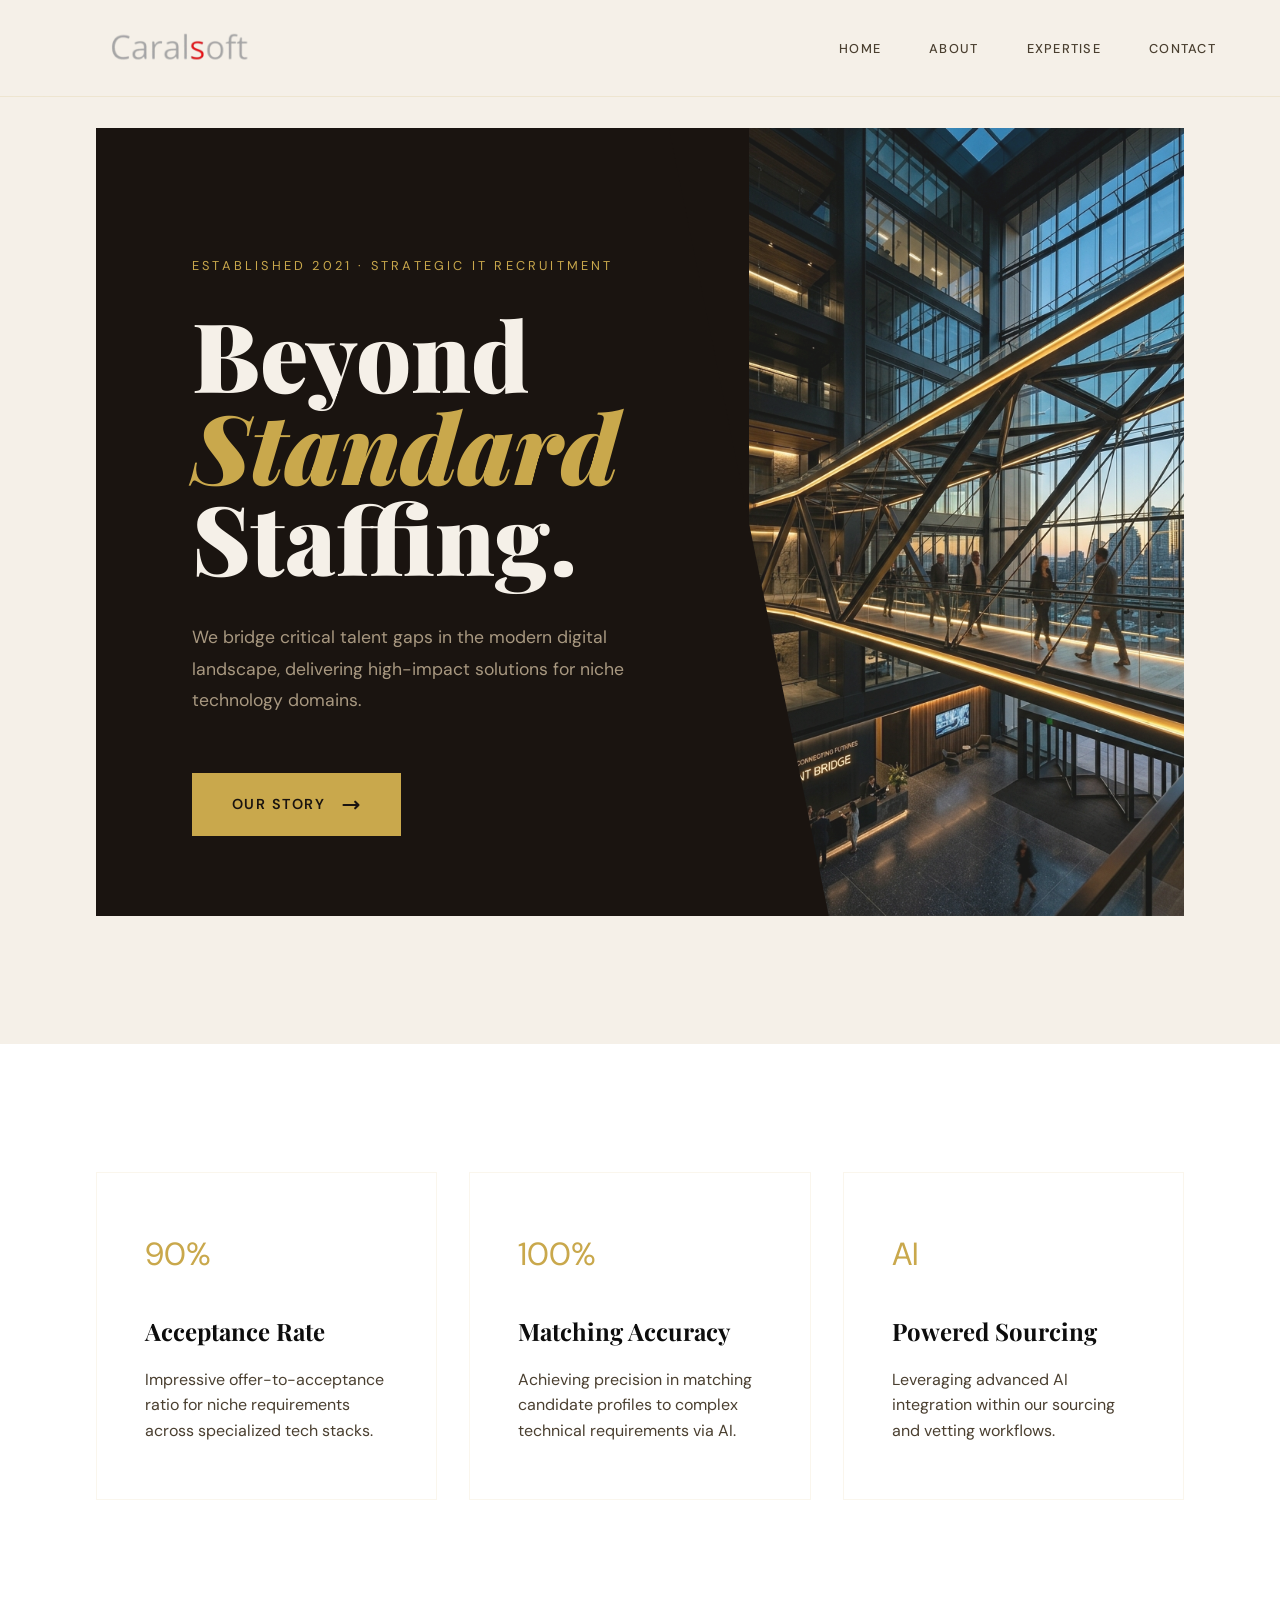
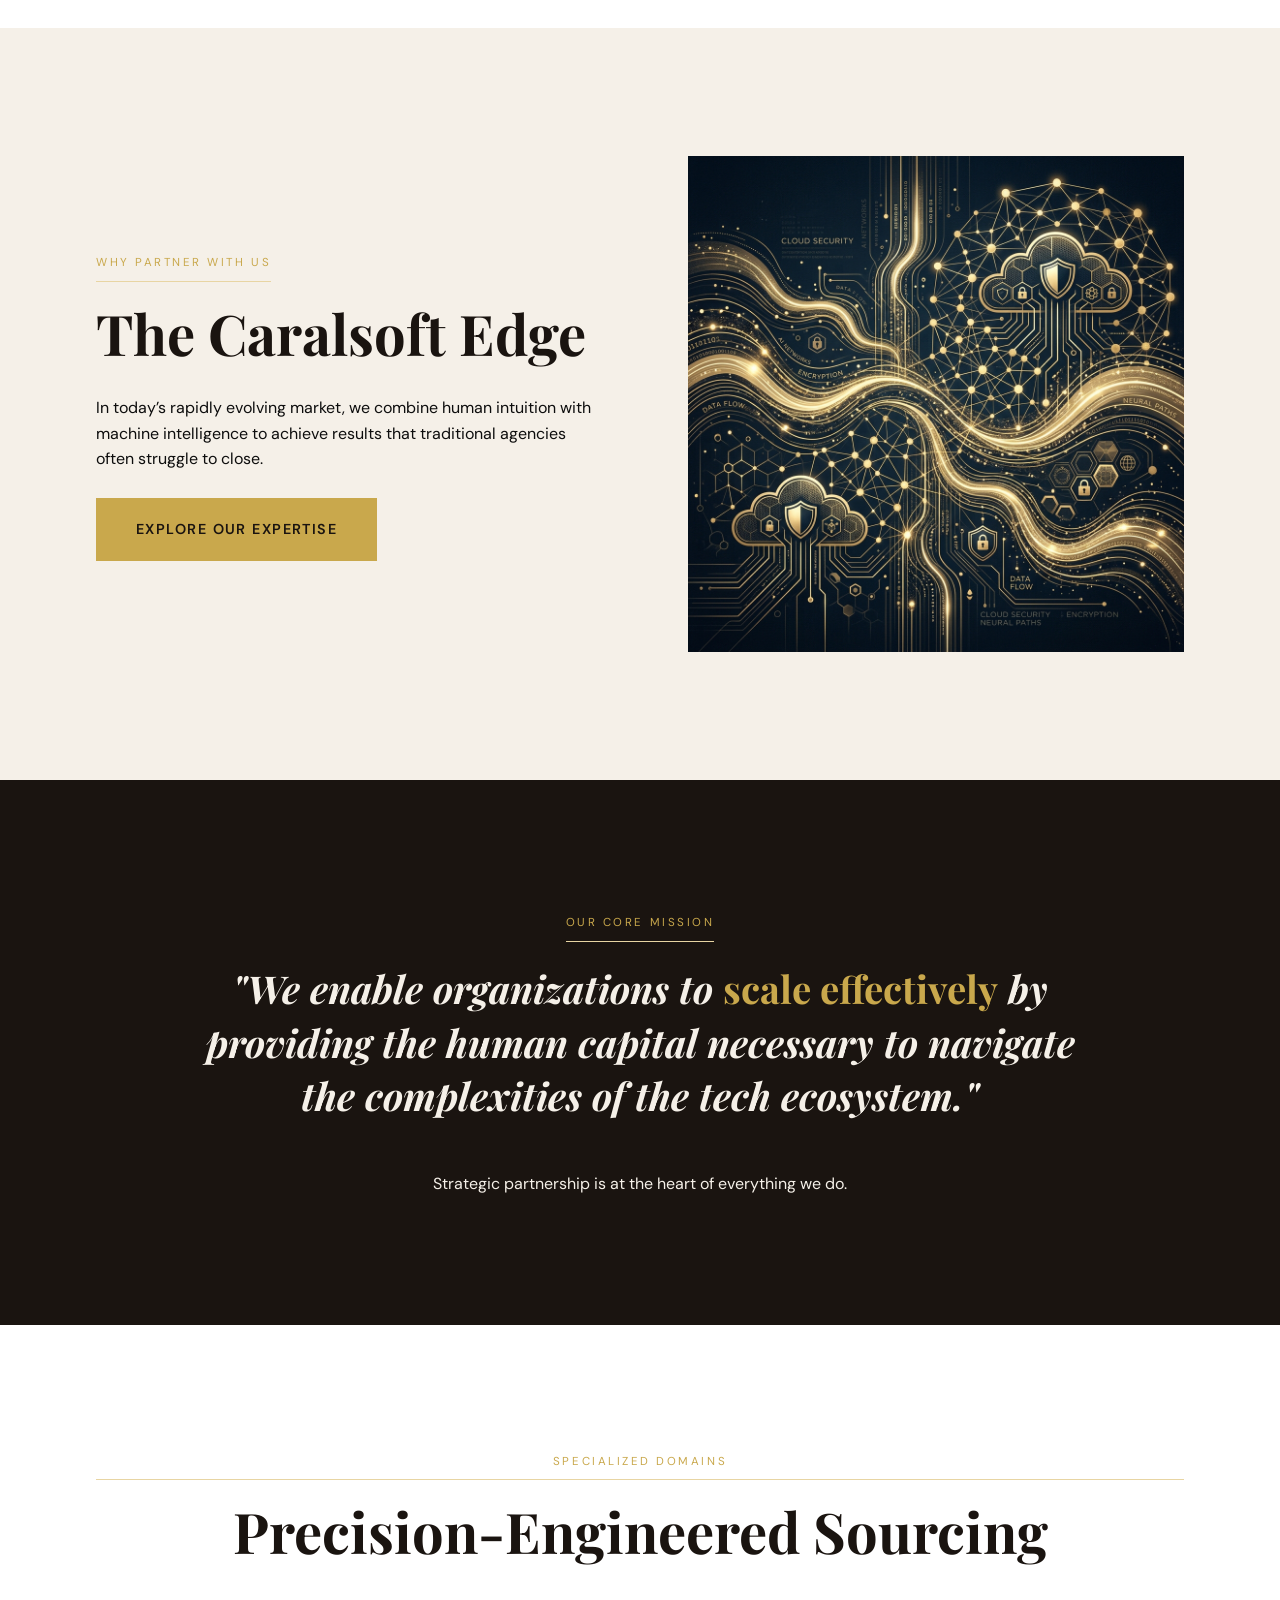
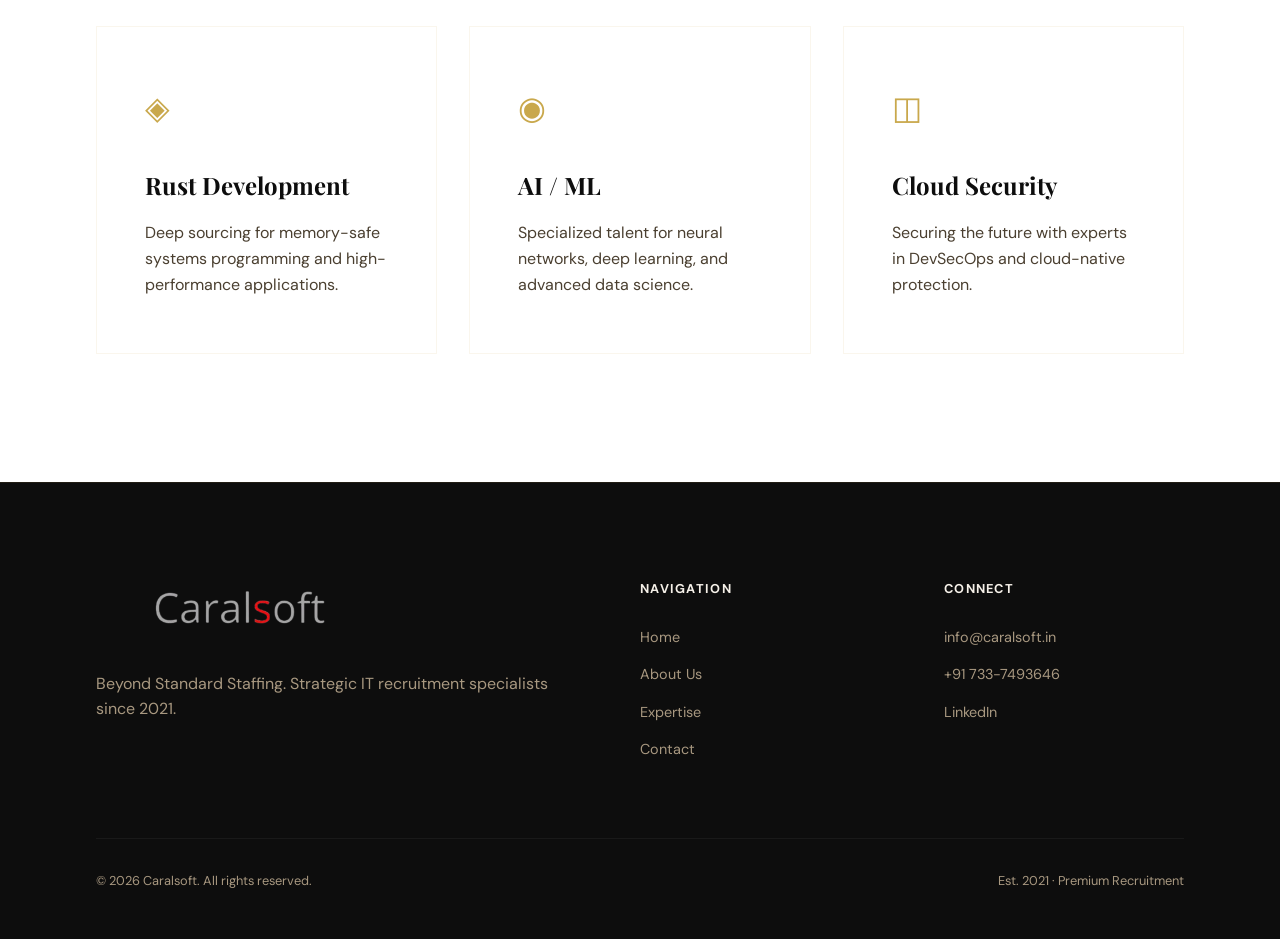
<file: index.html>
<!DOCTYPE html>
<html lang="en">
<head>
  <meta charset="UTF-8">
  <meta name="viewport" content="width=device-width, initial-scale=1.0">
  <title>Caralsoft — Beyond Standard Staffing</title>
  <meta name="description" content="Caralsoft is a specialized IT recruitment firm bridging critical talent gaps in niche technology domains since 2021.">
  <link rel="preconnect" href="https://fonts.googleapis.com">
  <link rel="preconnect" href="https://fonts.gstatic.com" crossorigin>
  <link href="https://fonts.googleapis.com/css2?family=Playfair+Display:ital,wght@0,400..900;1,400..900&family=DM+Sans:wght@300;400;500;700&display=swap" rel="stylesheet">
  <link rel="stylesheet" href="style.css">
</head>
<body>

  <!-- NAV -->
  <nav id="navbar">
    <a href="index.html" class="nav-logo">
      <img src="caralsoft-logo.png" alt="Caralsoft Logo">
    </a>
    <ul class="nav-links">
      <li><a href="index.html">Home</a></li>
      <li><a href="about.html">About</a></li>
      <li><a href="expertise.html">Expertise</a></li>
      <li><a href="contact.html">Contact</a></li>
    </ul>
  </nav>

  <!-- HERO -->
  <section class="hero">
    <div class="hero-left">
      <p class="hero-eyebrow">Established 2021 · Strategic IT Recruitment</p>
      <h1 class="hero-title">Beyond<br><em>Standard</em><br>Staffing.</h1>
      <p class="hero-sub">We bridge critical talent gaps in the modern digital landscape, delivering high-impact solutions for niche technology domains.</p>
      <a href="about.html" class="cta-button">
        Our Story
        <svg width="20" height="20" fill="none" viewBox="0 0 24 24" stroke="currentColor" stroke-width="2.5"><path stroke-linecap="round" stroke-linejoin="round" d="M17 8l4 4m0 0l-4 4m4-4H3"/></svg>
      </a>
    </div>
    <div class="hero-right">
      <img src="hero_bridge_strategic_1778135868668.png" alt="Strategic IT Recruitment" class="hero-img">
    </div>
  </section>

  <!-- STATS -->
  <section class="bg-white">
    <div class="card-grid reveal">
      <div class="premium-card">
        <div class="card-icon">90%</div>
        <h3 class="card-title">Acceptance Rate</h3>
        <p class="card-text">Impressive offer-to-acceptance ratio for niche requirements across specialized tech stacks.</p>
      </div>
      <div class="premium-card">
        <div class="card-icon">100%</div>
        <h3 class="card-title">Matching Accuracy</h3>
        <p class="card-text">Achieving precision in matching candidate profiles to complex technical requirements via AI.</p>
      </div>
      <div class="premium-card">
        <div class="card-icon">AI</div>
        <h3 class="card-title">Powered Sourcing</h3>
        <p class="card-text">Leveraging advanced AI integration within our sourcing and vetting workflows.</p>
      </div>
    </div>
  </section>

  <!-- THE EDGE -->
  <section class="bg-cream">
    <div class="grid-2">
      <div class="reveal">
        <p class="section-label">Why Partner With Us</p>
        <h2 class="section-title">The Caralsoft Edge</h2>
        <p>In today’s rapidly evolving market, we combine human intuition with machine intelligence to achieve results that traditional agencies often struggle to close.</p>
        <br>
        <a href="expertise.html" class="cta-button">Explore Our Expertise</a>
      </div>
      <div class="img-wrap reveal">
        <img src="tech_expertise_abstract_1778135542247.png" alt="Technology Expertise">
      </div>
    </div>
  </section>

  <!-- MISSION TEASER -->
  <section class="bg-deep">
    <div class="mission-container reveal">
      <p class="section-label">Our Core Mission</p>
      <h2 class="quote-text">
        "We enable organizations to <strong>scale effectively</strong> by providing the human capital necessary to navigate the complexities of the tech ecosystem."
      </h2>
      <p>Strategic partnership is at the heart of everything we do.</p>
    </div>
  </section>

  <!-- DOMAINS -->
  <section class="bg-white">
    <p class="section-label" style="text-align: center; display: block;">Specialized Domains</p>
    <h2 class="section-title" style="text-align: center;">Precision-Engineered Sourcing</h2>
    <div class="card-grid reveal" style="margin-top: 4rem;">
      <div class="premium-card">
        <div class="card-icon">◈</div>
        <h3 class="card-title">Rust Development</h3>
        <p class="card-text">Deep sourcing for memory-safe systems programming and high-performance applications.</p>
      </div>
      <div class="premium-card">
        <div class="card-icon">◉</div>
        <h3 class="card-title">AI / ML</h3>
        <p class="card-text">Specialized talent for neural networks, deep learning, and advanced data science.</p>
      </div>
      <div class="premium-card">
        <div class="card-icon">◫</div>
        <h3 class="card-title">Cloud Security</h3>
        <p class="card-text">Securing the future with experts in DevSecOps and cloud-native protection.</p>
      </div>
    </div>
  </section>

  <!-- FOOTER -->
  <footer>
    <div class="footer-top">
      <div class="footer-brand">
        <a href="index.html" class="nav-logo">
          <img src="caralsoft-logo.png" alt="Caralsoft Logo">
        </a>
        <p>Beyond Standard Staffing. Strategic IT recruitment specialists since 2021.</p>
      </div>
      <div class="footer-links">
        <h4>Navigation</h4>
        <ul>
          <li><a href="index.html">Home</a></li>
          <li><a href="about.html">About Us</a></li>
          <li><a href="expertise.html">Expertise</a></li>
          <li><a href="contact.html">Contact</a></li>
        </ul>
      </div>
      <div class="footer-links">
        <h4>Connect</h4>
        <ul>
          <li><a href="mailto:info@caralsoft.in">info@caralsoft.in</a></li>
          <li><a href="tel:+917337493646">+91 733-7493646</a></li>
          <li><a href="#">LinkedIn</a></li>
        </ul>
      </div>
    </div>
    <div class="footer-bottom">
      <p>© 2026 Caralsoft. All rights reserved.</p>
      <p>Est. 2021 · Premium Recruitment</p>
    </div>
  </footer>

  <script>
    // Scroll reveal
    const reveals = document.querySelectorAll('.reveal');
    const io = new IntersectionObserver((entries) => {
      entries.forEach((e) => {
        if (e.isIntersecting) {
          e.target.classList.add('in');
          io.unobserve(e.target);
        }
      });
    }, { threshold: 0.15 });
    reveals.forEach(el => io.observe(el));

    // Navbar scroll effect
    const nav = document.getElementById('navbar');
    window.addEventListener('scroll', () => {
      if (window.scrollY > 50) {
        nav.classList.add('scrolled');
      } else {
        nav.classList.remove('scrolled');
      }
    });
  </script>
</body>
</html>
</file>
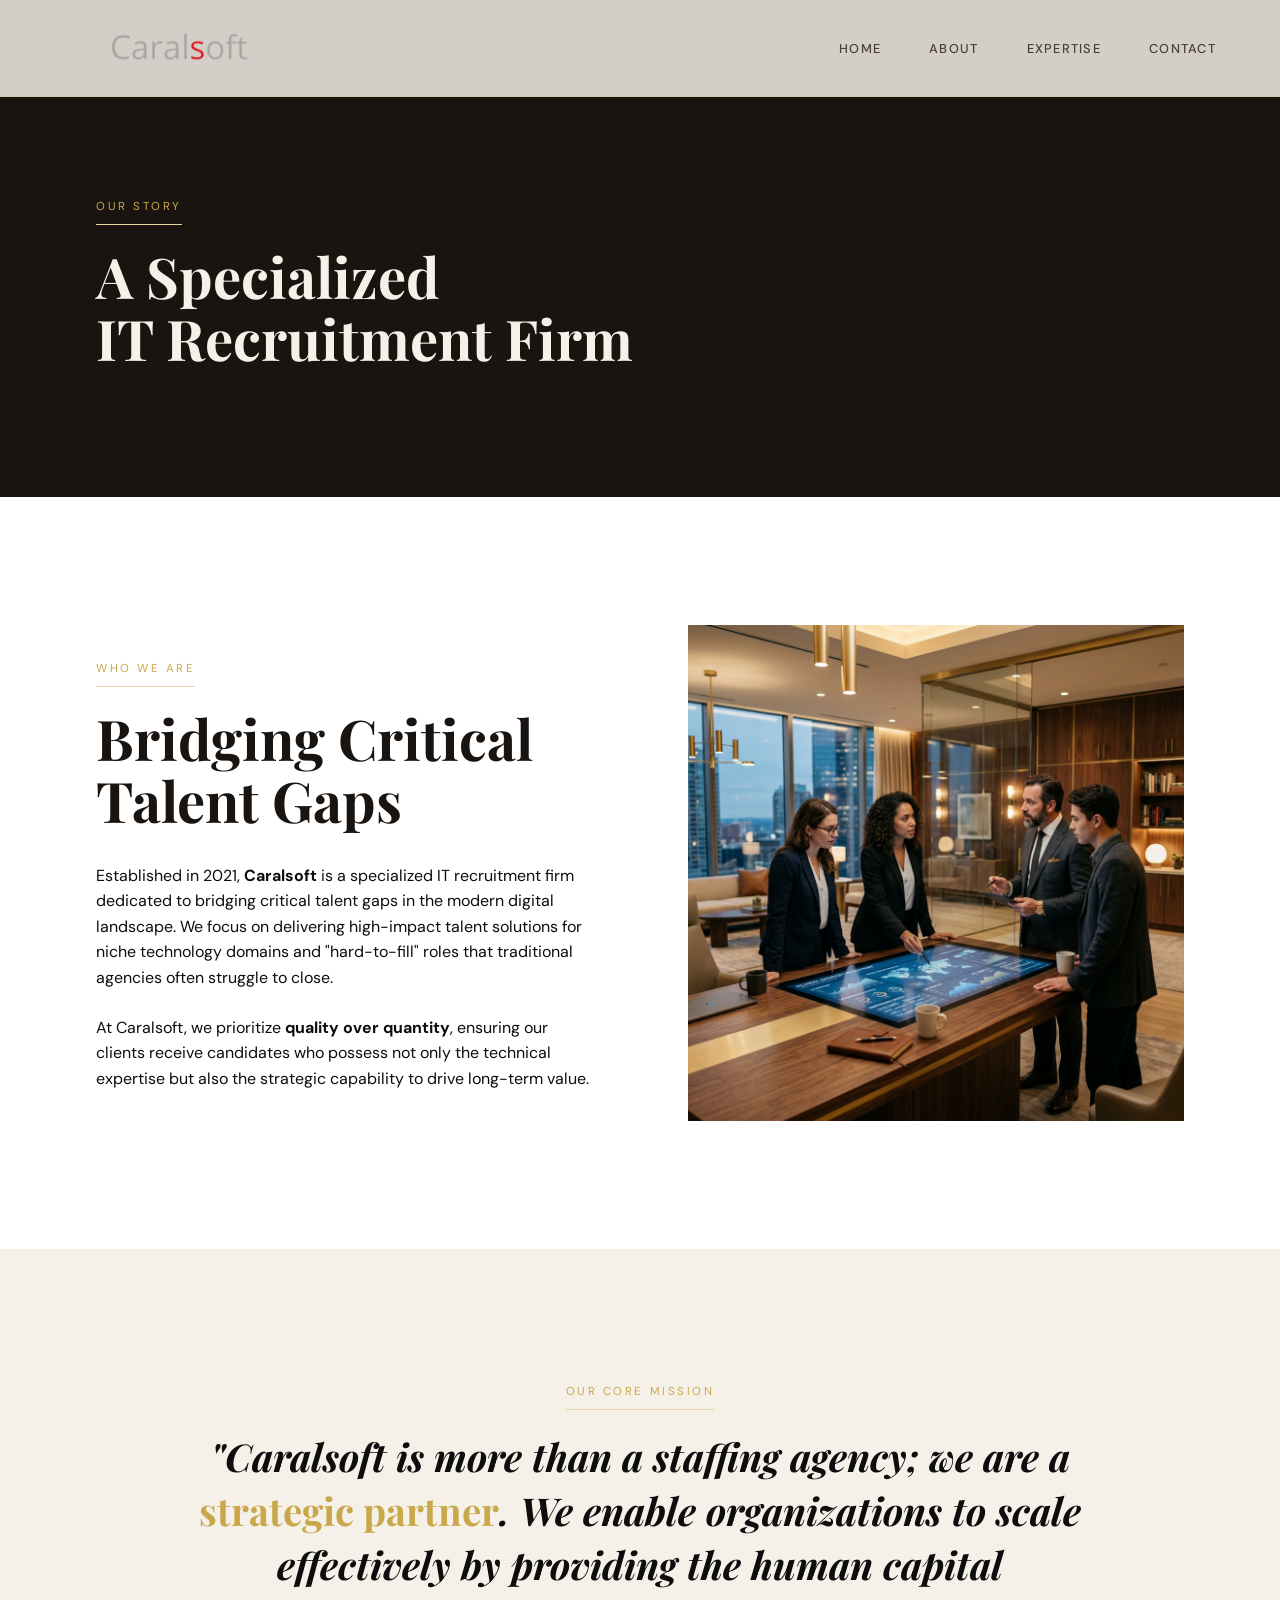
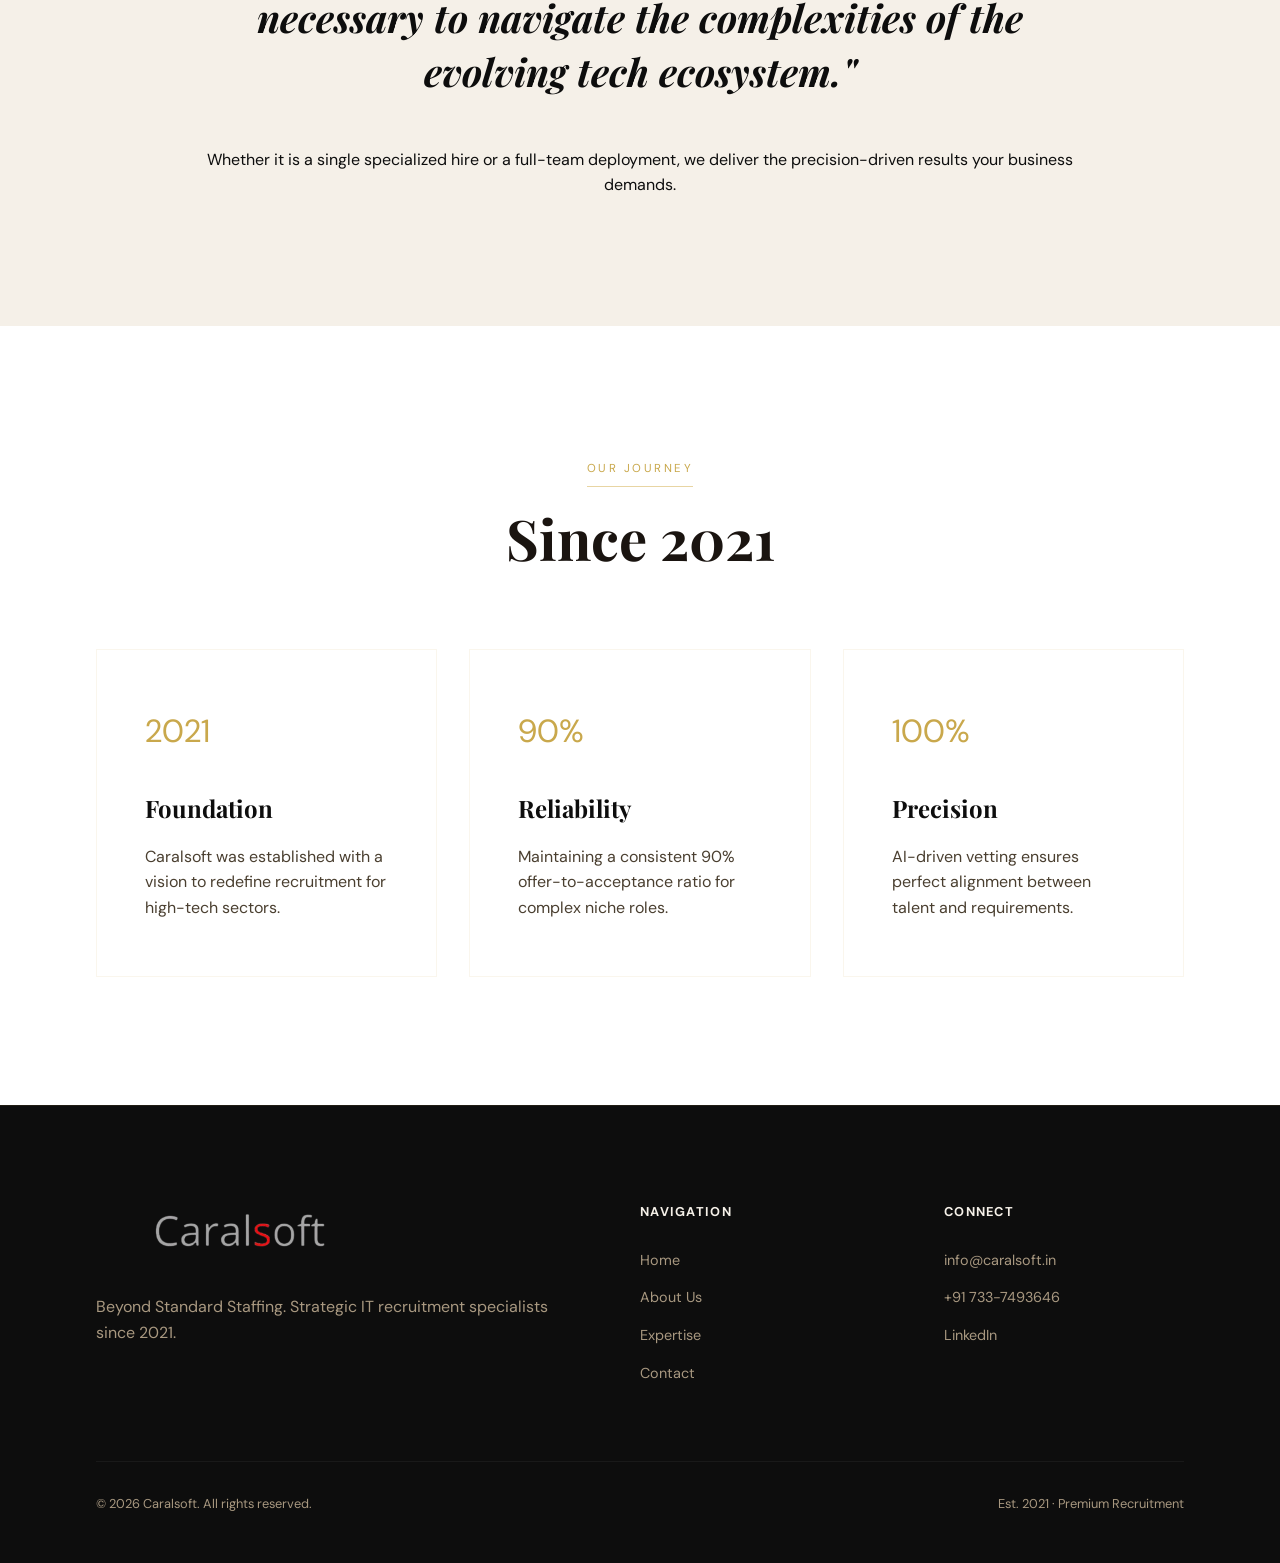
<file: about.html>
<!DOCTYPE html>
<html lang="en">
<head>
  <meta charset="UTF-8">
  <meta name="viewport" content="width=device-width, initial-scale=1.0">
  <title>About Us — Caralsoft</title>
  <link rel="preconnect" href="https://fonts.googleapis.com">
  <link rel="preconnect" href="https://fonts.gstatic.com" crossorigin>
  <link href="https://fonts.googleapis.com/css2?family=Playfair+Display:ital,wght@0,400..900;1,400..900&family=DM+Sans:wght@300;400;500;700&display=swap" rel="stylesheet">
  <link rel="stylesheet" href="style.css">
</head>
<body>

  <!-- NAV -->
  <nav id="navbar">
    <a href="index.html" class="nav-logo">
      <img src="caralsoft-logo.png" alt="Caralsoft Logo">
    </a>
    <ul class="nav-links">
      <li><a href="index.html">Home</a></li>
      <li><a href="about.html">About</a></li>
      <li><a href="expertise.html">Expertise</a></li>
      <li><a href="contact.html">Contact</a></li>
    </ul>
  </nav>

  <!-- HEADER -->
  <section class="bg-deep" style="padding-top: 12rem; padding-bottom: 6rem;">
    <div class="reveal">
      <p class="section-label">Our Story</p>
      <h1 class="section-title" style="color: var(--cream);">A Specialized<br>IT Recruitment Firm</h1>
    </div>
  </section>

  <!-- ABOUT CONTENT -->
  <section class="bg-white">
    <div class="grid-2">
      <div class="reveal">
        <p class="section-label">Who We Are</p>
        <h2 class="section-title">Bridging Critical Talent Gaps</h2>
        <p>Established in 2021, <strong>Caralsoft</strong> is a specialized IT recruitment firm dedicated to bridging critical talent gaps in the modern digital landscape. We focus on delivering high-impact talent solutions for niche technology domains and "hard-to-fill" roles that traditional agencies often struggle to close.</p>
        <p style="margin-top: 1.5rem;">At Caralsoft, we prioritize <strong>quality over quantity</strong>, ensuring our clients receive candidates who possess not only the technical expertise but also the strategic capability to drive long-term value.</p>
      </div>
      <div class="img-wrap reveal">
        <img src="professional_collaboration_1778135521460.png" alt="Caralsoft Team Collaboration">
      </div>
    </div>
  </section>

  <!-- MISSION -->
  <section class="bg-cream">
    <div class="mission-container reveal">
      <p class="section-label">Our Core Mission</p>
      <h2 class="quote-text">
        "Caralsoft is more than a staffing agency; we are a <strong>strategic partner</strong>. We enable organizations to scale effectively by providing the human capital necessary to navigate the complexities of the evolving tech ecosystem."
      </h2>
      <p>Whether it is a single specialized hire or a full-team deployment, we deliver the precision-driven results your business demands.</p>
    </div>
  </section>

  <!-- TIMELINE / STATS -->
  <section class="bg-white">
    <div class="reveal" style="text-align: center; margin-bottom: 5rem;">
      <p class="section-label">Our Journey</p>
      <h2 class="section-title">Since 2021</h2>
    </div>
    <div class="card-grid reveal">
      <div class="premium-card">
        <div class="card-icon">2021</div>
        <h3 class="card-title">Foundation</h3>
        <p class="card-text">Caralsoft was established with a vision to redefine recruitment for high-tech sectors.</p>
      </div>
      <div class="premium-card">
        <div class="card-icon">90%</div>
        <h3 class="card-title">Reliability</h3>
        <p class="card-text">Maintaining a consistent 90% offer-to-acceptance ratio for complex niche roles.</p>
      </div>
      <div class="premium-card">
        <div class="card-icon">100%</div>
        <h3 class="card-title">Precision</h3>
        <p class="card-text">AI-driven vetting ensures perfect alignment between talent and requirements.</p>
      </div>
    </div>
  </section>

  <!-- FOOTER -->
  <footer>
    <div class="footer-top">
      <div class="footer-brand">
        <a href="index.html" class="nav-logo">
          <img src="caralsoft-logo.png" alt="Caralsoft Logo">
        </a>
        <p>Beyond Standard Staffing. Strategic IT recruitment specialists since 2021.</p>
      </div>
      <div class="footer-links">
        <h4>Navigation</h4>
        <ul>
          <li><a href="index.html">Home</a></li>
          <li><a href="about.html">About Us</a></li>
          <li><a href="expertise.html">Expertise</a></li>
          <li><a href="contact.html">Contact</a></li>
        </ul>
      </div>
      <div class="footer-links">
        <h4>Connect</h4>
        <ul>
          <li><a href="mailto:info@caralsoft.in">info@caralsoft.in</a></li>
          <li><a href="tel:+917337493646">+91 733-7493646</a></li>
          <li><a href="#">LinkedIn</a></li>
        </ul>
      </div>
    </div>
    <div class="footer-bottom">
      <p>© 2026 Caralsoft. All rights reserved.</p>
      <p>Est. 2021 · Premium Recruitment</p>
    </div>
  </footer>

  <script>
    const reveals = document.querySelectorAll('.reveal');
    const io = new IntersectionObserver((entries) => {
      entries.forEach((e) => {
        if (e.isIntersecting) {
          e.target.classList.add('in');
          io.unobserve(e.target);
        }
      });
    }, { threshold: 0.15 });
    reveals.forEach(el => io.observe(el));

    const nav = document.getElementById('navbar');
    window.addEventListener('scroll', () => {
      if (window.scrollY > 50) {
        nav.classList.add('scrolled');
      } else {
        nav.classList.remove('scrolled');
      }
    });
  </script>
</body>
</html>
</file>
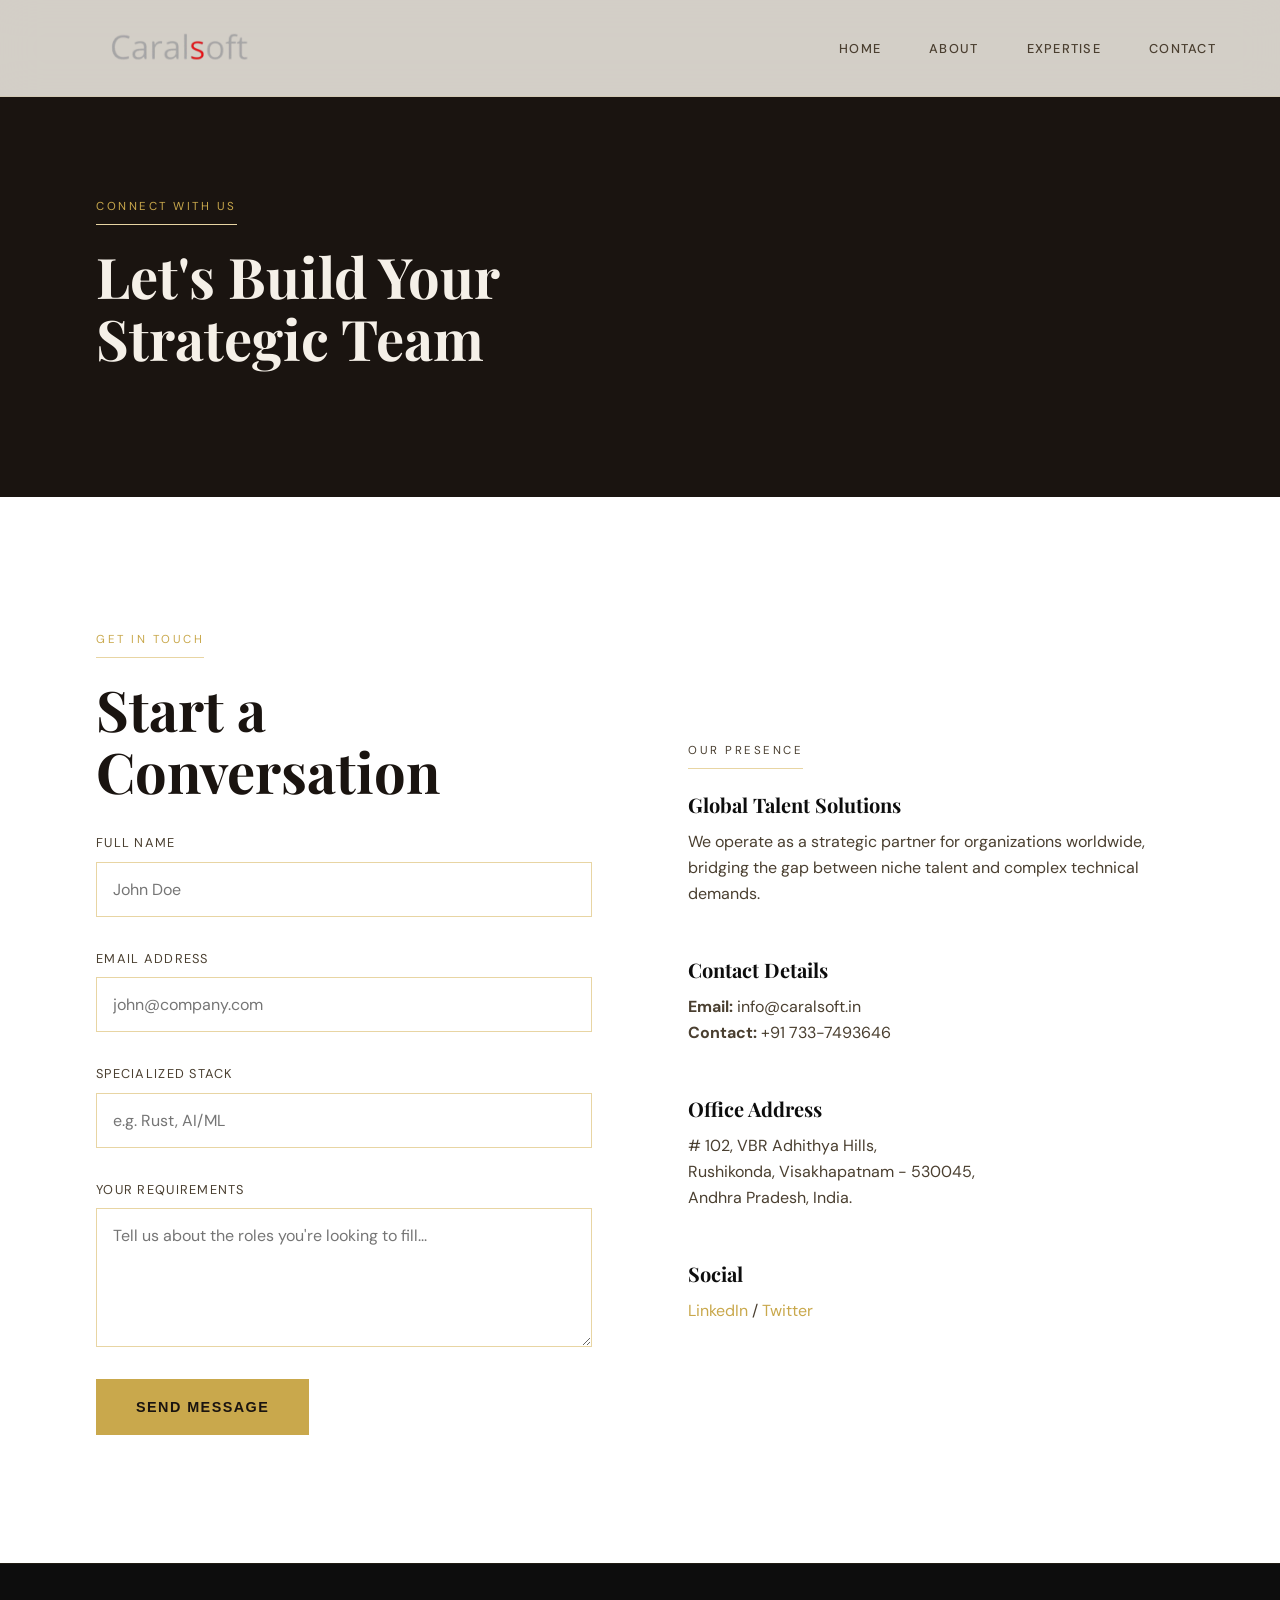
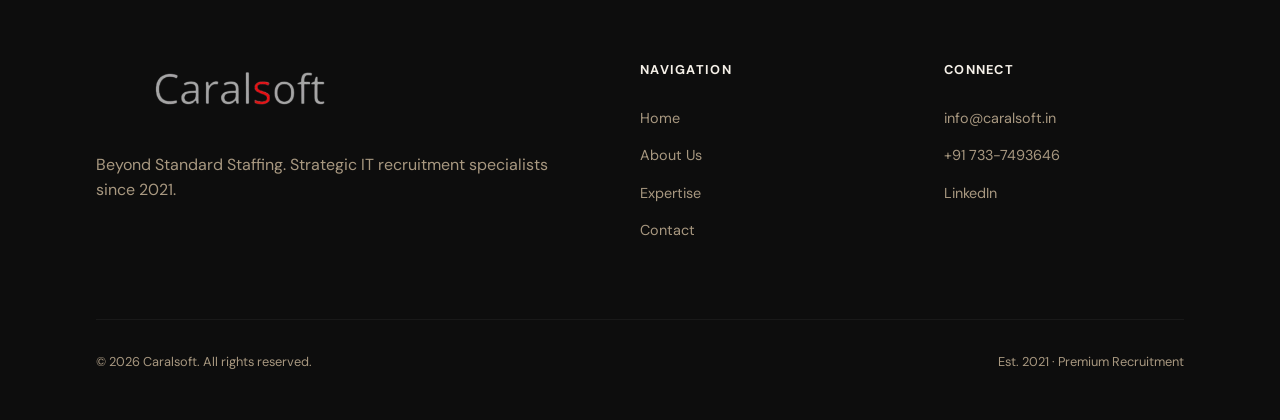
<file: contact.html>
<!DOCTYPE html>
<html lang="en">
<head>
  <meta charset="UTF-8">
  <meta name="viewport" content="width=device-width, initial-scale=1.0">
  <title>Contact Us — Caralsoft</title>
  <link rel="preconnect" href="https://fonts.googleapis.com">
  <link rel="preconnect" href="https://fonts.gstatic.com" crossorigin>
  <link href="https://fonts.googleapis.com/css2?family=Playfair+Display:ital,wght@0,400..900;1,400..900&family=DM+Sans:wght@300;400;500;700&display=swap" rel="stylesheet">
  <link rel="stylesheet" href="style.css">
  <style>
    .contact-form {
      display: grid;
      gap: 2rem;
    }
    .form-group {
      display: flex;
      flex-direction: column;
      gap: 0.5rem;
    }
    .form-group label {
      font-size: 0.8rem;
      text-transform: uppercase;
      letter-spacing: 0.1em;
      color: var(--mid);
    }
    .form-group input, .form-group textarea {
      padding: 1rem;
      background: var(--white);
      border: 1px solid var(--gold-light);
      font-family: inherit;
      font-size: 1rem;
      transition: border-color 0.3s;
    }
    .form-group input:focus, .form-group textarea:focus {
      outline: none;
      border-color: var(--gold);
    }
    .contact-info {
      display: flex;
      flex-direction: column;
      gap: 3rem;
    }
    .info-item h3 {
      font-family: 'Playfair Display', serif;
      font-size: 1.25rem;
      margin-bottom: 0.5rem;
    }
    .info-item p {
      color: var(--mid);
    }
  </style>
</head>
<body>

  <!-- NAV -->
  <nav id="navbar">
    <a href="index.html" class="nav-logo">
      <img src="caralsoft-logo.png" alt="Caralsoft Logo">
    </a>
    <ul class="nav-links">
      <li><a href="index.html">Home</a></li>
      <li><a href="about.html">About</a></li>
      <li><a href="expertise.html">Expertise</a></li>
      <li><a href="contact.html">Contact</a></li>
    </ul>
  </nav>

  <!-- HEADER -->
  <section class="bg-deep" style="padding-top: 12rem; padding-bottom: 6rem;">
    <div class="reveal">
      <p class="section-label">Connect With Us</p>
      <h1 class="section-title" style="color: var(--cream);">Let's Build Your<br>Strategic Team</h1>
    </div>
  </section>

  <!-- CONTACT CONTENT -->
  <section class="bg-white">
    <div class="grid-2">
      <div class="reveal">
        <p class="section-label">Get In Touch</p>
        <h2 class="section-title">Start a Conversation</h2>
        <form class="contact-form">
          <div class="form-group">
            <label for="name">Full Name</label>
            <input type="text" id="name" placeholder="John Doe">
          </div>
          <div class="form-group">
            <label for="email">Email Address</label>
            <input type="email" id="email" placeholder="john@company.com">
          </div>
          <div class="form-group">
            <label for="subject">Specialized Stack</label>
            <input type="text" id="subject" placeholder="e.g. Rust, AI/ML">
          </div>
          <div class="form-group">
            <label for="message">Your Requirements</label>
            <textarea id="message" rows="5" placeholder="Tell us about the roles you're looking to fill..."></textarea>
          </div>
          <button type="submit" class="cta-button">Send Message</button>
        </form>
      </div>
      <div class="contact-info reveal">
        <div class="info-item">
          <p class="section-label">Our Presence</p>
          <h3>Global Talent Solutions</h3>
          <p>We operate as a strategic partner for organizations worldwide, bridging the gap between niche talent and complex technical demands.</p>
        </div>
        <div class="info-item">
          <h3>Contact Details</h3>
          <p><strong>Email:</strong> <a href="mailto:info@caralsoft.in" style="color: var(--mid); text-decoration: none;">info@caralsoft.in</a></p>
          <p><strong>Contact:</strong> <a href="tel:+917337493646" style="color: var(--mid); text-decoration: none;">+91 733-7493646</a></p>
        </div>
        <div class="info-item">
          <h3>Office Address</h3>
          <p># 102, VBR Adhithya Hills,<br>Rushikonda, Visakhapatnam - 530045,<br>Andhra Pradesh, India.</p>
        </div>
        <div class="info-item">
          <h3>Social</h3>
          <p><a href="#" style="color: var(--gold); text-decoration: none;">LinkedIn</a> / <a href="#" style="color: var(--gold); text-decoration: none;">Twitter</a></p>
        </div>
      </div>
    </div>
  </section>

  <!-- FOOTER -->
  <footer>
    <div class="footer-top">
      <div class="footer-brand">
        <a href="index.html" class="nav-logo">
          <img src="caralsoft-logo.png" alt="Caralsoft Logo">
        </a>
        <p>Beyond Standard Staffing. Strategic IT recruitment specialists since 2021.</p>
      </div>
      <div class="footer-links">
        <h4>Navigation</h4>
        <ul>
          <li><a href="index.html">Home</a></li>
          <li><a href="about.html">About Us</a></li>
          <li><a href="expertise.html">Expertise</a></li>
          <li><a href="contact.html">Contact</a></li>
        </ul>
      </div>
      <div class="footer-links">
        <h4>Connect</h4>
        <ul>
          <li><a href="mailto:info@caralsoft.in">info@caralsoft.in</a></li>
          <li><a href="tel:+917337493646">+91 733-7493646</a></li>
          <li><a href="#">LinkedIn</a></li>
        </ul>
      </div>
    </div>
    <div class="footer-bottom">
      <p>© 2026 Caralsoft. All rights reserved.</p>
      <p>Est. 2021 · Premium Recruitment</p>
    </div>
  </footer>

  <script>
    const reveals = document.querySelectorAll('.reveal');
    const io = new IntersectionObserver((entries) => {
      entries.forEach((e) => {
        if (e.isIntersecting) {
          e.target.classList.add('in');
          io.unobserve(e.target);
        }
      });
    }, { threshold: 0.15 });
    reveals.forEach(el => io.observe(el));

    const nav = document.getElementById('navbar');
    window.addEventListener('scroll', () => {
      if (window.scrollY > 50) {
        nav.classList.add('scrolled');
      } else {
        nav.classList.remove('scrolled');
      }
    });
  </script>
</body>
</html>
</file>
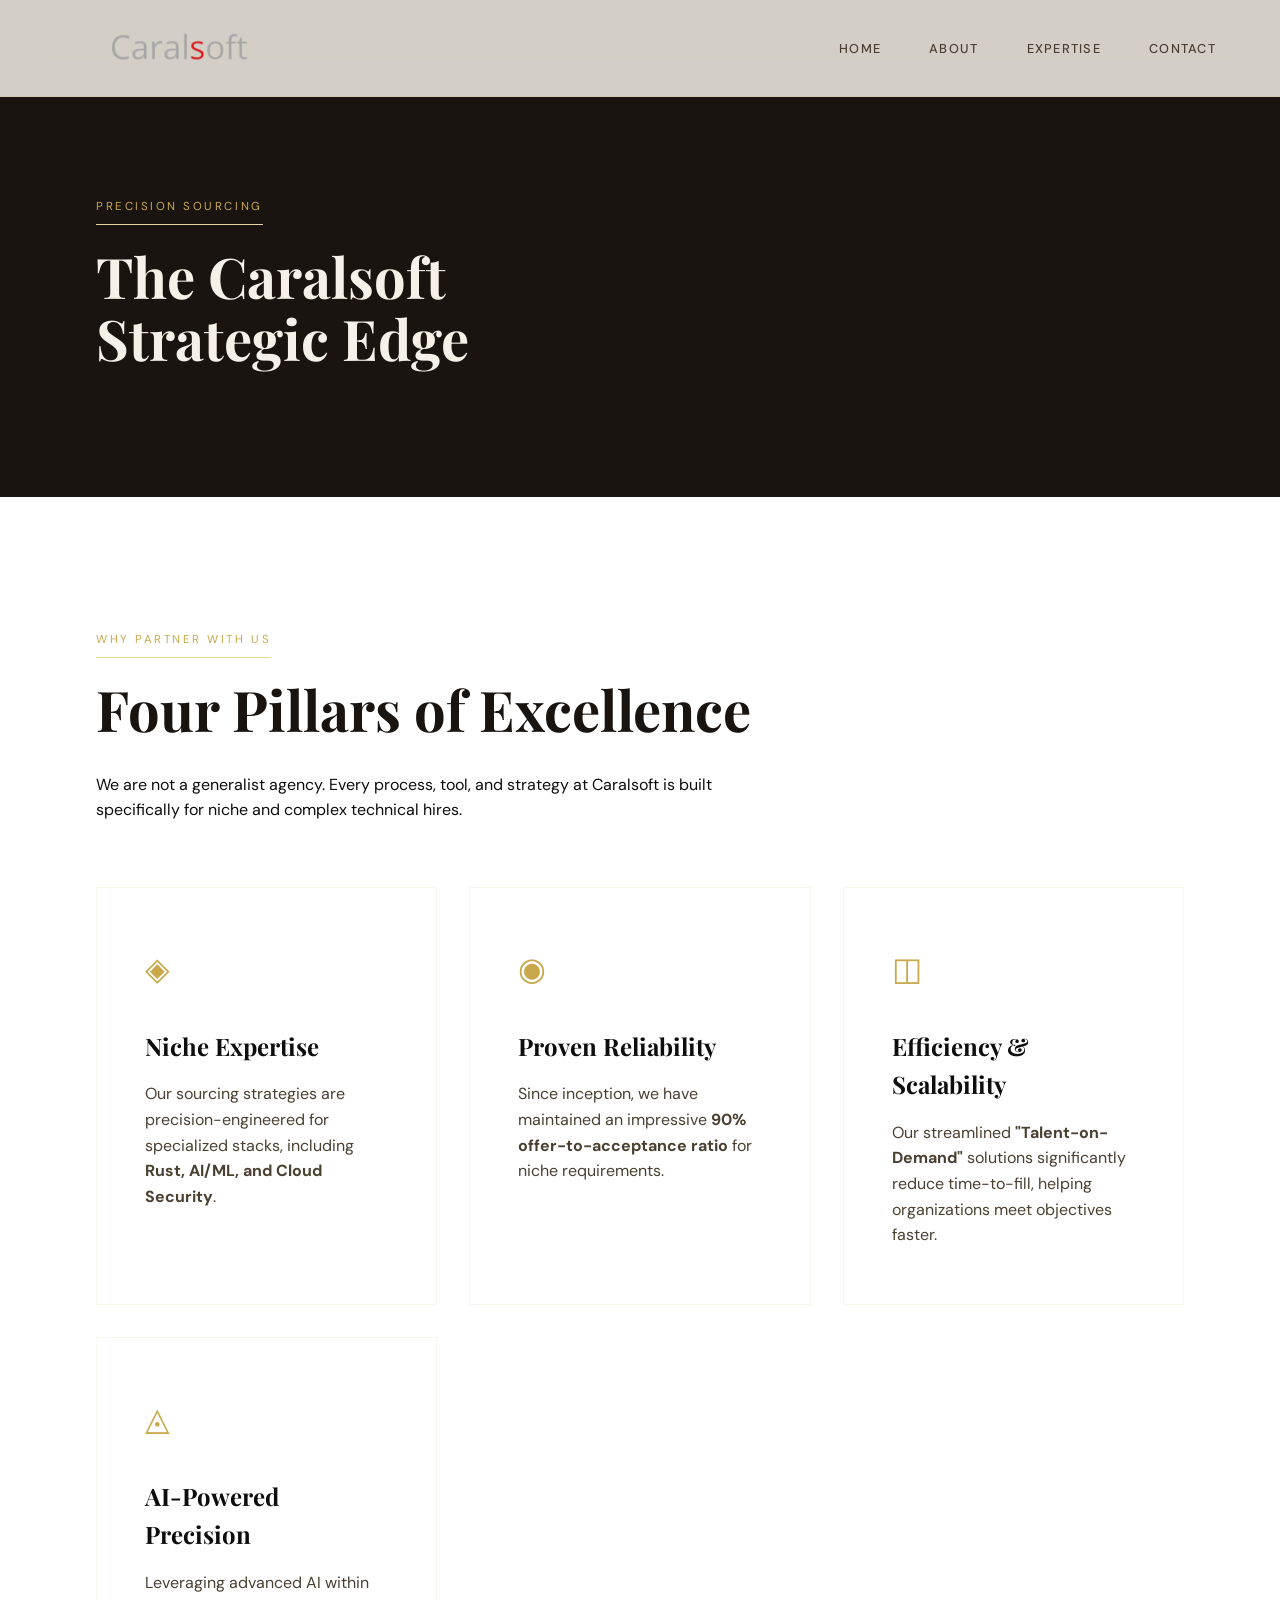
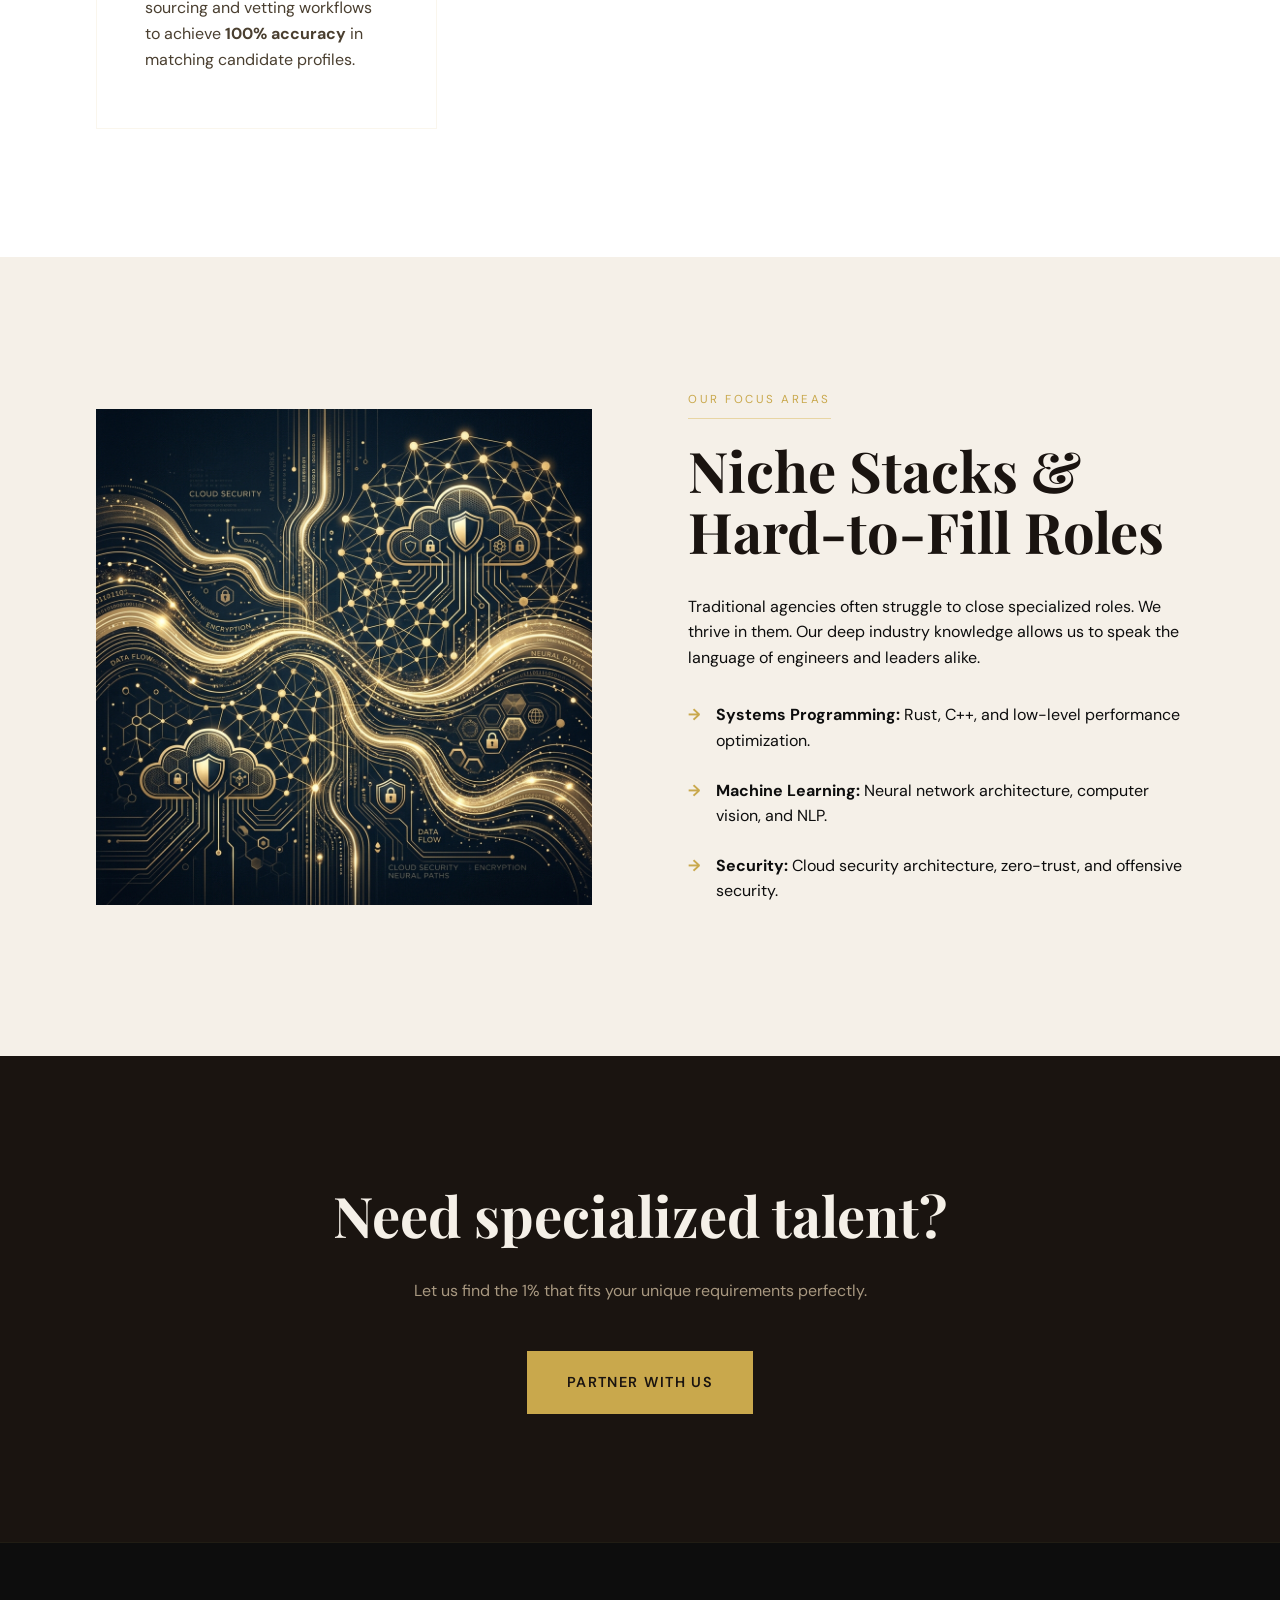
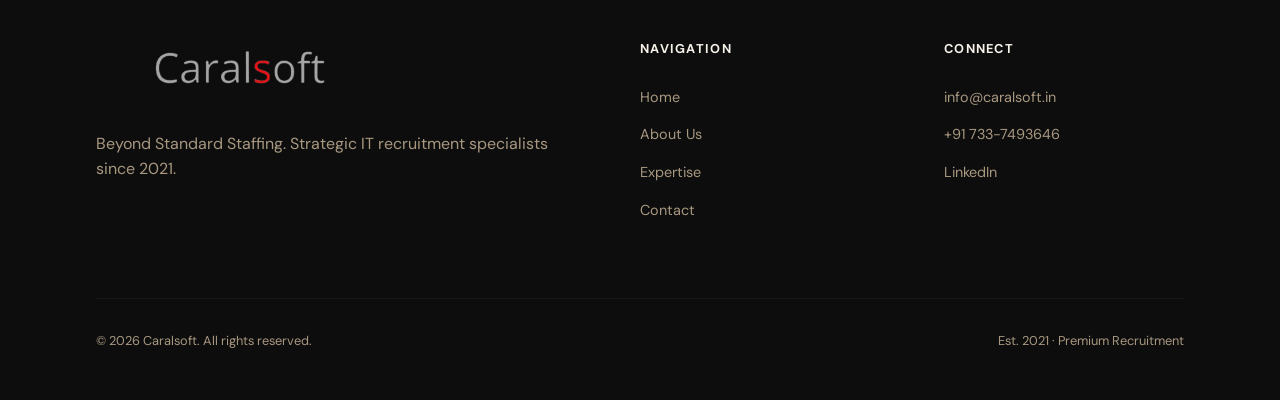
<file: expertise.html>
<!DOCTYPE html>
<html lang="en">
<head>
  <meta charset="UTF-8">
  <meta name="viewport" content="width=device-width, initial-scale=1.0">
  <title>Our Expertise — Caralsoft</title>
  <link rel="preconnect" href="https://fonts.googleapis.com">
  <link rel="preconnect" href="https://fonts.gstatic.com" crossorigin>
  <link href="https://fonts.googleapis.com/css2?family=Playfair+Display:ital,wght@0,400..900;1,400..900&family=DM+Sans:wght@300;400;500;700&display=swap" rel="stylesheet">
  <link rel="stylesheet" href="style.css">
</head>
<body>

  <!-- NAV -->
  <nav id="navbar">
    <a href="index.html" class="nav-logo">
      <img src="caralsoft-logo.png" alt="Caralsoft Logo">
    </a>
    <ul class="nav-links">
      <li><a href="index.html">Home</a></li>
      <li><a href="about.html">About</a></li>
      <li><a href="expertise.html">Expertise</a></li>
      <li><a href="contact.html">Contact</a></li>
    </ul>
  </nav>

  <!-- HEADER -->
  <section class="bg-deep" style="padding-top: 12rem; padding-bottom: 6rem;">
    <div class="reveal">
      <p class="section-label">Precision Sourcing</p>
      <h1 class="section-title" style="color: var(--cream);">The Caralsoft<br>Strategic Edge</h1>
    </div>
  </section>

  <!-- FOUR PILLARS -->
  <section class="bg-white">
    <div class="reveal" style="margin-bottom: 4rem;">
      <p class="section-label">Why Partner With Us</p>
      <h2 class="section-title">Four Pillars of Excellence</h2>
      <p style="max-width: 700px;">We are not a generalist agency. Every process, tool, and strategy at Caralsoft is built specifically for niche and complex technical hires.</p>
    </div>
    
    <div class="card-grid reveal">
      <div class="premium-card">
        <div class="card-icon">◈</div>
        <h3 class="card-title">Niche Expertise</h3>
        <p class="card-text">Our sourcing strategies are precision-engineered for specialized stacks, including <strong>Rust, AI/ML, and Cloud Security</strong>.</p>
      </div>
      <div class="premium-card">
        <div class="card-icon">◉</div>
        <h3 class="card-title">Proven Reliability</h3>
        <p class="card-text">Since inception, we have maintained an impressive <strong>90% offer-to-acceptance ratio</strong> for niche requirements.</p>
      </div>
      <div class="premium-card">
        <div class="card-icon">◫</div>
        <h3 class="card-title">Efficiency & Scalability</h3>
        <p class="card-text">Our streamlined <strong>"Talent-on-Demand"</strong> solutions significantly reduce time-to-fill, helping organizations meet objectives faster.</p>
      </div>
      <div class="premium-card">
        <div class="card-icon">◬</div>
        <h3 class="card-title">AI-Powered Precision</h3>
        <p class="card-text">Leveraging advanced AI within sourcing and vetting workflows to achieve <strong>100% accuracy</strong> in matching candidate profiles.</p>
      </div>
    </div>
  </section>

  <!-- DOMAINS DEEP DIVE -->
  <section class="bg-cream">
    <div class="grid-2">
      <div class="img-wrap reveal">
        <img src="tech_expertise_abstract_1778135542247.png" alt="Specialized Technology Domains">
      </div>
      <div class="reveal">
        <p class="section-label">Our Focus Areas</p>
        <h2 class="section-title">Niche Stacks & Hard-to-Fill Roles</h2>
        <p>Traditional agencies often struggle to close specialized roles. We thrive in them. Our deep industry knowledge allows us to speak the language of engineers and leaders alike.</p>
        <ul style="margin-top: 2rem; list-style: none;">
          <li style="margin-bottom: 1.5rem; display: flex; gap: 1rem; align-items: flex-start;">
            <span style="color: var(--gold); font-weight: 700;">→</span>
            <div>
              <strong>Systems Programming:</strong> Rust, C++, and low-level performance optimization.
            </div>
          </li>
          <li style="margin-bottom: 1.5rem; display: flex; gap: 1rem; align-items: flex-start;">
            <span style="color: var(--gold); font-weight: 700;">→</span>
            <div>
              <strong>Machine Learning:</strong> Neural network architecture, computer vision, and NLP.
            </div>
          </li>
          <li style="margin-bottom: 1.5rem; display: flex; gap: 1rem; align-items: flex-start;">
            <span style="color: var(--gold); font-weight: 700;">→</span>
            <div>
              <strong>Security:</strong> Cloud security architecture, zero-trust, and offensive security.
            </div>
          </li>
        </ul>
      </div>
    </div>
  </section>

  <!-- CTA -->
  <section class="bg-deep" style="text-align: center;">
    <div class="reveal">
      <h2 class="section-title" style="color: var(--cream);">Need specialized talent?</h2>
      <p style="margin-bottom: 3rem; color: var(--soft);">Let us find the 1% that fits your unique requirements perfectly.</p>
      <a href="contact.html" class="cta-button">Partner With Us</a>
    </div>
  </section>

  <!-- FOOTER -->
  <footer>
    <div class="footer-top">
      <div class="footer-brand">
        <a href="index.html" class="nav-logo">
          <img src="caralsoft-logo.png" alt="Caralsoft Logo">
        </a>
        <p>Beyond Standard Staffing. Strategic IT recruitment specialists since 2021.</p>
      </div>
      <div class="footer-links">
        <h4>Navigation</h4>
        <ul>
          <li><a href="index.html">Home</a></li>
          <li><a href="about.html">About Us</a></li>
          <li><a href="expertise.html">Expertise</a></li>
          <li><a href="contact.html">Contact</a></li>
        </ul>
      </div>
      <div class="footer-links">
        <h4>Connect</h4>
        <ul>
          <li><a href="mailto:info@caralsoft.in">info@caralsoft.in</a></li>
          <li><a href="tel:+917337493646">+91 733-7493646</a></li>
          <li><a href="#">LinkedIn</a></li>
        </ul>
      </div>
    </div>
    <div class="footer-bottom">
      <p>© 2026 Caralsoft. All rights reserved.</p>
      <p>Est. 2021 · Premium Recruitment</p>
    </div>
  </footer>

  <script>
    const reveals = document.querySelectorAll('.reveal');
    const io = new IntersectionObserver((entries) => {
      entries.forEach((e) => {
        if (e.isIntersecting) {
          e.target.classList.add('in');
          io.unobserve(e.target);
        }
      });
    }, { threshold: 0.15 });
    reveals.forEach(el => io.observe(el));

    const nav = document.getElementById('navbar');
    window.addEventListener('scroll', () => {
      if (window.scrollY > 50) {
        nav.classList.add('scrolled');
      } else {
        nav.classList.remove('scrolled');
      }
    });
  </script>
</body>
</html>
</file>
<file: style.css>
:root {
  --ink: #0d0d0d;
  --cream: #f5f0e8;
  --gold: #c9a84c;
  --gold-light: #e8d5a3;
  --deep: #1a1410;
  --mid: #4a3f30;
  --soft: #a89880;
  --white: #ffffff;
  --transition-smooth: all 0.6s cubic-bezier(0.16, 1, 0.3, 1);
}

*, *::before, *::after { 
  box-sizing: border-box; 
  margin: 0; 
  padding: 0; 
}

html { 
  scroll-behavior: smooth; 
  overflow-x: hidden;
}

body {
  font-family: 'DM Sans', sans-serif;
  background: var(--cream);
  color: var(--ink);
  line-height: 1.6;
  overflow-x: hidden;
}

/* ── TYPOGRAPHY ── */
h1, h2, h3, .serif {
  font-family: 'Playfair Display', serif;
}

.section-label {
  display: inline-block;
  font-size: 0.72rem;
  letter-spacing: 0.22em;
  text-transform: uppercase;
  color: var(--gold);
  margin-bottom: 1.25rem;
  padding-bottom: 0.5rem;
  border-bottom: 1px solid var(--gold-light);
}

.section-title {
  font-size: clamp(2.5rem, 5vw, 3.5rem);
  font-weight: 700;
  line-height: 1.1;
  color: var(--deep);
  margin-bottom: 2rem;
}

/* ── NAV ── */
nav {
  position: fixed; top: 0; left: 0; right: 0; z-index: 1000;
  display: flex; align-items: center; justify-content: space-between;
  padding: 1.5rem 4rem;
  background: rgba(245,240,232,0.85);
  backdrop-filter: blur(20px);
  border-bottom: 1px solid rgba(201,168,76,0.15);
  transition: var(--transition-smooth);
}

nav.scrolled {
  padding: 1rem 4rem;
  background: rgba(245,240,232,0.95);
}

.nav-logo {
  display: flex;
  align-items: center;
  text-decoration: none;
}

.nav-logo img {
  height: 48px;
  width: auto;
  object-fit: contain;
}

.footer-brand .nav-logo img {
  height: 60px;
}

.nav-links { display: flex; gap: 3rem; list-style: none; }
.nav-links a {
  font-size: 0.8rem;
  font-weight: 500;
  letter-spacing: 0.1em;
  text-transform: uppercase;
  color: var(--mid);
  text-decoration: none;
  transition: color 0.3s;
  position: relative;
}

.nav-links a::after {
  content: '';
  position: absolute;
  bottom: -4px; left: 0;
  width: 0; height: 1px;
  background: var(--gold);
  transition: width 0.3s;
}

.nav-links a:hover { color: var(--gold); }
.nav-links a:hover::after { width: 100%; }

/* ── HERO ── */
.hero {
  min-height: 100vh;
  display: grid;
  grid-template-columns: 1.2fr 0.8fr;
  position: relative;
  overflow: hidden;
}

.hero-left {
  background: var(--deep);
  display: flex;
  flex-direction: column;
  justify-content: center;
  padding: 8rem 5rem 5rem 6rem;
  position: relative;
  z-index: 1;
}

.hero-left::after {
  content: '';
  position: absolute;
  top: 0; right: -80px; bottom: 0;
  width: 160px;
  background: var(--deep);
  clip-path: polygon(0 0, 0 100%, 100% 100%);
  z-index: 2;
}

.hero-eyebrow {
  font-size: 0.8rem;
  letter-spacing: 0.25em;
  text-transform: uppercase;
  color: var(--gold);
  margin-bottom: 2rem;
  opacity: 0;
  animation: fadeUp 1s 0.2s forwards;
}

.hero-title {
  font-size: clamp(3.5rem, 8vw, 6rem);
  font-weight: 900;
  line-height: 0.95;
  color: var(--cream);
  margin-bottom: 2.5rem;
  opacity: 0;
  animation: fadeUp 1s 0.4s forwards;
}

.hero-title em {
  font-style: italic;
  color: var(--gold);
}

.hero-sub {
  font-size: 1.1rem;
  line-height: 1.8;
  color: var(--soft);
  max-width: 450px;
  margin-bottom: 3.5rem;
  opacity: 0;
  animation: fadeUp 1s 0.6s forwards;
}

.cta-button {
  display: inline-flex; align-items: center; gap: 1rem;
  background: var(--gold);
  color: var(--deep);
  font-weight: 600;
  font-size: 0.9rem;
  letter-spacing: 0.1em;
  text-transform: uppercase;
  padding: 1.25rem 2.5rem;
  text-decoration: none;
  transition: var(--transition-smooth);
  width: fit-content;
  border: none;
  cursor: pointer;
}

.cta-button:hover {
  background: var(--gold-light);
  transform: translateY(-4px);
  box-shadow: 0 10px 20px rgba(0,0,0,0.1);
}

.hero-right {
  position: relative;
  background: var(--cream);
  overflow: hidden;
}

.hero-img {
  width: 100%;
  height: 100%;
  object-fit: cover;
  opacity: 0.9;
}

/* ── SECTIONS ── */
section { padding: 8rem 6rem; position: relative; }

.bg-white { background: var(--white); }
.bg-cream { background: var(--cream); }
.bg-deep { background: var(--deep); color: var(--cream); }

/* ── GRID LAYOUTS ── */
.grid-2 {
  display: grid;
  grid-template-columns: 1fr 1fr;
  gap: 6rem;
  align-items: center;
}

/* ── CARDS ── */
.card-grid {
  display: grid;
  grid-template-columns: repeat(auto-fit, minmax(300px, 1fr));
  gap: 2rem;
}

.premium-card {
  background: var(--white);
  padding: 3.5rem 3rem;
  border: 1px solid rgba(201,168,76,0.1);
  transition: var(--transition-smooth);
  position: relative;
  overflow: hidden;
}

.premium-card::before {
  content: '';
  position: absolute;
  top: 0; left: 0; width: 4px; height: 0;
  background: var(--gold);
  transition: var(--transition-smooth);
}

.premium-card:hover {
  transform: translateY(-10px);
  box-shadow: 0 20px 40px rgba(13,13,13,0.05);
  border-color: rgba(201,168,76,0.3);
}

.premium-card:hover::before { height: 100%; }

.card-icon {
  font-size: 2rem;
  color: var(--gold);
  margin-bottom: 2rem;
}

.card-title {
  font-family: 'Playfair Display', serif;
  font-size: 1.5rem;
  font-weight: 700;
  margin-bottom: 1rem;
}

.card-text {
  font-size: 1rem;
  color: var(--mid);
}

/* ── MISSION BOX ── */
.mission-container {
  max-width: 900px;
  margin: 0 auto;
  text-align: center;
}

.quote-text {
  font-size: clamp(1.8rem, 3vw, 2.8rem);
  font-style: italic;
  margin-bottom: 3rem;
  line-height: 1.4;
}

.quote-text strong {
  color: var(--gold);
  font-style: normal;
}

/* ── IMAGES ── */
.img-wrap {
  position: relative;
  overflow: hidden;
}

.img-wrap img {
  width: 100%;
  height: auto;
  display: block;
  transition: transform 1s ease;
}

.img-wrap:hover img {
  transform: scale(1.05);
}

/* ── FOOTER ── */
footer {
  background: var(--ink);
  color: var(--soft);
  padding: 6rem 6rem 3rem;
  border-top: 1px solid rgba(201,168,76,0.1);
}

.footer-top {
  display: grid;
  grid-template-columns: 2fr 1fr 1fr;
  gap: 4rem;
  margin-bottom: 4rem;
}

.footer-brand .nav-logo { color: var(--cream); margin-bottom: 1.5rem; display: block; }
.footer-links h4 { color: var(--cream); margin-bottom: 1.5rem; text-transform: uppercase; font-size: 0.8rem; letter-spacing: 0.1em; }
.footer-links ul { list-style: none; }
.footer-links li { margin-bottom: 0.75rem; }
.footer-links a { color: var(--soft); text-decoration: none; transition: color 0.3s; font-size: 0.9rem; }
.footer-links a:hover { color: var(--gold); }

.footer-bottom {
  padding-top: 2rem;
  border-top: 1px solid rgba(255,255,255,0.05);
  display: flex;
  justify-content: space-between;
  align-items: center;
  font-size: 0.8rem;
}

/* ── ANIMATIONS ── */
@keyframes fadeUp {
  from { opacity: 0; transform: translateY(30px); }
  to   { opacity: 1; transform: translateY(0); }
}

.reveal {
  opacity: 0;
  transform: translateY(40px);
  transition: opacity 1s ease, transform 1s cubic-bezier(0.16, 1, 0.3, 1);
}

.reveal.in {
  opacity: 1;
  transform: translateY(0);
}

/* ── RESPONSIVE ── */
@media (max-width: 1024px) {
  nav { padding: 1.5rem 2rem; }
  section { padding: 6rem 2rem; }
  .grid-2 { grid-template-columns: 1fr; gap: 4rem; }
  .hero { grid-template-columns: 1fr; }
  .hero-left::after { display: none; }
  .hero-right { height: 400px; }
  .footer-top { grid-template-columns: 1fr 1fr; }
}

@media (max-width: 600px) {
  .nav-links { display: none; }
  .footer-top { grid-template-columns: 1fr; }
  .section-title { font-size: 2.2rem; }
}
</file>
